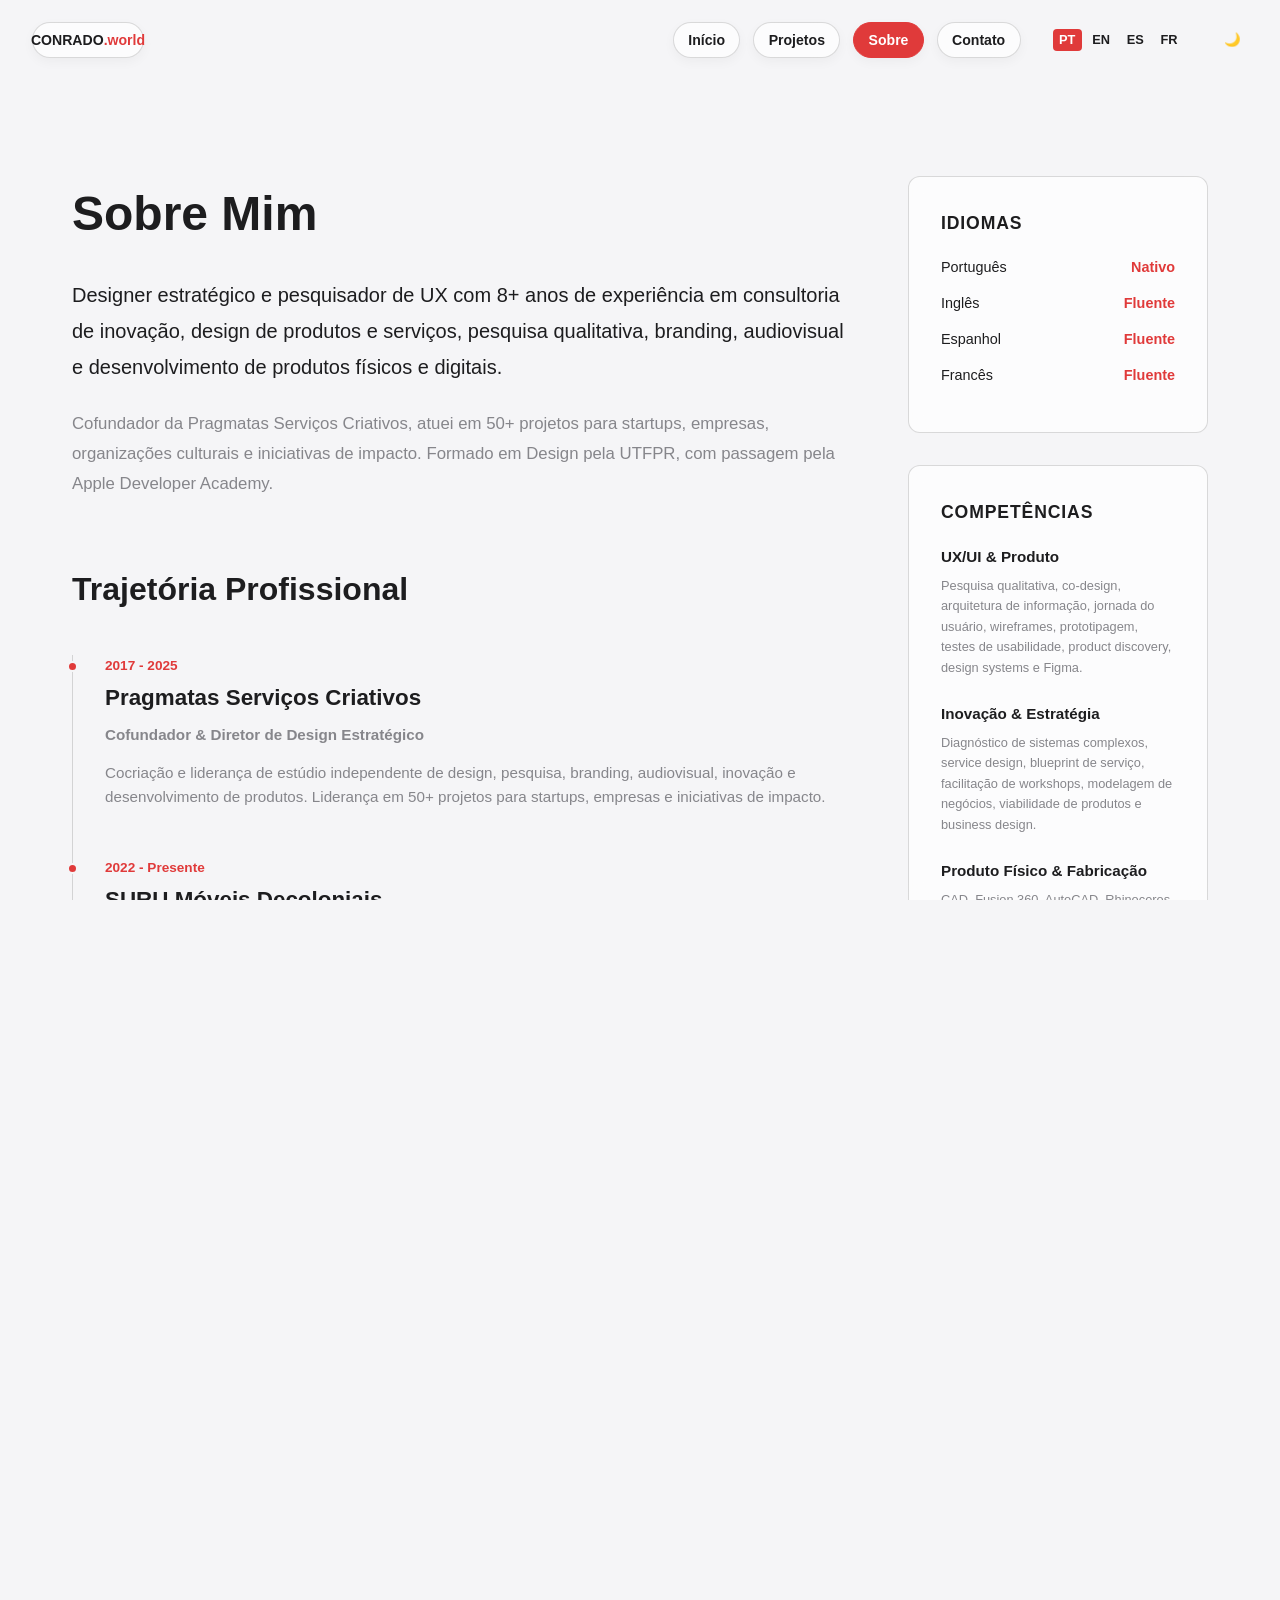
<file: pages/sobre.html>
<!DOCTYPE html>
<html lang="pt">
<head>
  <meta charset="UTF-8">
  <meta name="viewport" content="width=device-width, initial-scale=1.0">
  <title>Sobre mim & Trajetória — João Conrado</title>
  
  <meta name="description" content="Conheça a trajetória de João Conrado: Designer Estratégico, Cofundador da Pragmatas, Apple Developer Academy alumni.">
  <meta property="og:title" content="Sobre João Conrado — Strategic Designer">
  <meta property="og:description" content="8+ anos de experiência em design estratégico, UX research, branding e produtos físicos/digitais.">
  <meta property="og:url" content="https://portfolio-2xddm700w-conrider3000s-projects.vercel.app/sobre">
  <meta property="og:type" content="website">
  <meta name="twitter:card" content="summary_large_image">
  
  <link rel="stylesheet" href="../style.css">
  <style>
    /* Page specific adjustments since it is inside /pages */
    .cv-grid {
      display: grid;
      grid-template-columns: 1fr 300px;
      gap: 4rem;
      max-width: 1200px;
      margin: 4rem auto;
      padding: 0 var(--gutter);
    }
    
    .timeline {
      position: relative;
      padding-left: 2rem;
      border-left: 1px solid var(--border-color);
    }
    
    .timeline-item {
      position: relative;
      margin-bottom: 3rem;
    }
    
    .timeline-item::before {
      content: '';
      position: absolute;
      left: calc(-2rem - 6px);
      top: 6px;
      width: 11px;
      height: 11px;
      border-radius: 50%;
      background-color: var(--accent-color);
      border: 2px solid var(--bg-color);
    }
    
    .timeline-item__date {
      font-family: var(--font-display);
      font-size: 0.85rem;
      font-weight: 700;
      color: var(--accent-color);
      margin-bottom: 0.2rem;
    }
    
    .timeline-item__title {
      font-family: var(--font-serif);
      font-size: 1.4rem;
      font-weight: 600;
      margin-bottom: 0.5rem;
    }
    
    .timeline-item__company {
      font-family: var(--font-sans);
      font-size: 0.95rem;
      font-weight: 600;
      color: var(--text-muted);
      margin-bottom: 0.8rem;
    }
    
    .timeline-item__desc {
      font-size: 0.95rem;
      color: var(--text-muted);
    }

    .sidebar-block {
      border: 1px solid var(--border-color);
      border-radius: 12px;
      padding: 2rem;
      background: var(--glass-bg);
      backdrop-filter: blur(10px);
      margin-bottom: 2rem;
    }

    .sidebar-block h3 {
      font-family: var(--font-display);
      font-size: 1.1rem;
      font-weight: 700;
      text-transform: uppercase;
      letter-spacing: 0.05em;
      margin-bottom: 1.2rem;
    }

    .lang-item {
      display: flex;
      justify-content: space-between;
      margin-bottom: 0.8rem;
      font-size: 0.9rem;
    }
    .lang-item span:first-child {
      font-weight: 500;
    }
    .lang-item span:last-child {
      color: var(--accent-color);
      font-weight: 600;
    }
  </style>
  
  <script src="https://cdnjs.cloudflare.com/ajax/libs/gsap/3.12.2/gsap.min.js"></script>
</head>
<body style="padding-top: calc(var(--header-height) + 2rem);">

  <div class="custom-cursor" id="cursor"></div>

  <!-- Header -->
  <header class="header">
    <a href="../index.html" class="logo">CONRADO<span>.world</span></a>
    
    <nav class="nav">
      <ul class="nav__list">
        <li><a href="../index.html#home" class="nav__link" data-i18n="nav.home">Início</a></li>
        <li><a href="../index.html#projetos" class="nav__link" data-i18n="nav.projects">Projetos</a></li>
        <li><a href="sobre.html" class="nav__link active" data-i18n="nav.about">Sobre</a></li>
        <li><a href="../index.html#contato" class="nav__link" data-i18n="nav.contact">Contato</a></li>
      </ul>
      
      <div class="lang-switcher">
        <button class="lang-btn active" onclick="switchLanguage('pt')">PT</button>
        <button class="lang-btn" onclick="switchLanguage('en')">EN</button>
        <button class="lang-btn" onclick="switchLanguage('es')">ES</button>
        <button class="lang-btn" onclick="switchLanguage('fr')">FR</button>
      </div>

      <button class="theme-toggle" id="theme-toggle-btn">🌙</button>
    </nav>
  </header>

  <!-- Content Grid -->
  <main class="cv-grid">
    
    <!-- Left column: Timelines -->
    <div>
      <section style="margin-bottom: 4rem;">
        <h1 style="font-family: var(--font-serif); font-size: 3rem; margin-bottom: 1.5rem;" data-i18n="about.title">Sobre Mim</h1>
        <p style="font-size: 1.25rem; font-family: var(--font-serif); line-height: 1.8; margin-bottom: 1.5rem;" data-i18n="about.paragraph1"></p>
        <p style="font-size: 1.05rem; color: var(--text-muted); line-height: 1.8;" data-i18n="about.paragraph2"></p>
      </section>

      <!-- Work Experiences -->
      <section style="margin-bottom: 4rem;">
        <h2 style="font-family: var(--font-serif); font-size: 2rem; margin-bottom: 2.5rem;" data-i18n="cv.title">Trajetória Profissional</h2>
        
        <div class="timeline">
          
          <div class="timeline-item">
            <div class="timeline-item__date">2017 - 2025</div>
            <h3 class="timeline-item__title">Pragmatas Serviços Criativos</h3>
            <div class="timeline-item__company" data-i18n="cv.pragmatas.role">Cofundador & Diretor de Design Estratégico</div>
            <p class="timeline-item__desc" data-i18n="cv.pragmatas.desc">Cocriação e liderança de estúdio independente de design...</p>
          </div>
          
          <div class="timeline-item">
            <div class="timeline-item__date">2022 - Presente</div>
            <h3 class="timeline-item__title">SURU Móveis Decoloniais</h3>
            <div class="timeline-item__company" data-i18n="cv.suru.role">Criador, Designer de Produto & Pesquisador</div>
            <p class="timeline-item__desc" data-i18n="cv.suru.desc">Sistema modular de mobiliário baseado em recombinação...</p>
          </div>

          <div class="timeline-item">
            <div class="timeline-item__date">2024</div>
            <h3 class="timeline-item__title">De Olho na Guanabara</h3>
            <div class="timeline-item__company" data-i18n="cv.guanabara.role">Lead Web Designer & Consultor de UX/UI</div>
            <p class="timeline-item__desc" data-i18n="cv.guanabara.desc">Desenvolvimento do website oficial e consultoria de UX...</p>
          </div>

          <div class="timeline-item">
            <div class="timeline-item__date">2019 - 2020</div>
            <h3 class="timeline-item__title">Apple Developer Academy - PUCPR</h3>
            <div class="timeline-item__company" data-i18n="cv.academy.role">Product Designer, UX/UI & Business Designer</div>
            <p class="timeline-item__desc" data-i18n="cv.academy.desc">Apple Developer Academy - PUCPR. Desenvolvimento de produtos digitais...</p>
          </div>

        </div>
      </section>

      <!-- Education & Academics -->
      <section>
        <h2 style="font-family: var(--font-serif); font-size: 2rem; margin-bottom: 2.5rem;">Formação & Pesquisa</h2>
        
        <div class="timeline">
          <div class="timeline-item">
            <div class="timeline-item__date">2015.2 - 2025</div>
            <h3 class="timeline-item__title">Bacharelado em Design Industrial e Visual</h3>
            <div class="timeline-item__company">UTFPR</div>
            <p class="timeline-item__desc">TCC em sistema modular recombinante de mobiliário, fabricação distribuída e autonomia produtiva.</p>
          </div>

          <div class="timeline-item">
            <div class="timeline-item__date">2021</div>
            <h3 class="timeline-item__title">Filme Etnográfico</h3>
            <div class="timeline-item__company">Academia Internacional de Cinema - AIC Curitiba</div>
            <p class="timeline-item__desc">Documentário, observação participante, narrativa audiovisual e ética de campo.</p>
          </div>

          <div class="timeline-item">
            <div class="timeline-item__date">2017 - 2018</div>
            <h3 class="timeline-item__title">Iniciação Científica em Biomateriais</h3>
            <div class="timeline-item__company">UTFPR / CNPq</div>
            <p class="timeline-item__desc">Materiais compósitos sustentáveis, poliuretano de mamona, fibras do bagaço de cana-de-açúcar.</p>
          </div>
        </div>
      </section>
    </div>
    
    <!-- Right Column: Sidebar Stats & Languages -->
    <div>
      <div class="sidebar-block">
        <h3 data-i18n="stats.languages">Idiomas</h3>
        <div class="lang-item">
          <span>Português</span>
          <span>Nativo</span>
        </div>
        <div class="lang-item">
          <span>Inglês</span>
          <span>Fluente</span>
        </div>
        <div class="lang-item">
          <span>Espanhol</span>
          <span>Fluente</span>
        </div>
        <div class="lang-item">
          <span>Francês</span>
          <span>Fluente</span>
        </div>
      </div>

      <div class="sidebar-block">
        <h3 data-i18n="skills.title">Competências</h3>
        <div style="margin-bottom: 1.5rem;">
          <h4 style="font-size: 0.95rem; margin-bottom: 0.4rem;" data-i18n="skills.ux">UX/UI & Produto</h4>
          <p style="font-size: 0.8rem; color: var(--text-muted);" data-i18n="skills.ux.list">Figma, UX Research...</p>
        </div>
        <div style="margin-bottom: 1.5rem;">
          <h4 style="font-size: 0.95rem; margin-bottom: 0.4rem;" data-i18n="skills.strategy">Inovação & Estratégia</h4>
          <p style="font-size: 0.8rem; color: var(--text-muted);" data-i18n="skills.strategy.list">Systems thinking, workshops...</p>
        </div>
        <div>
          <h4 style="font-size: 0.95rem; margin-bottom: 0.4rem;" data-i18n="skills.physical">Produto Físico</h4>
          <p style="font-size: 0.8rem; color: var(--text-muted);" data-i18n="skills.physical.list">CAD, CNC, Fusion 360...</p>
        </div>
      </div>
    </div>

  </main>

  <script src="../translations.js"></script>
  <script src="../js/shared.js"></script>
</body>
</html>
</file>
<file: style.css>
/* ==========================================================================
   DESIGN SYSTEM & VARIABLES (Conrado's Portfolio)
   ========================================================================== */
@import url('https://fonts.googleapis.com/css2?family=Inter:wght@300;400;500;600;700&family=Playfair+Display:ital,wght@0,400;0,600;0,700;1,400&family=Outfit:wght@300;400;500;600;700&display=swap');

:root {
  /* Apple HIG Colors (Light Mode) */
  --bg-color: #f5f5f7;              /* Apple light gray background */
  --bg-dark-color: #000000;         /* Apple True Black */
  --text-color: #1d1d1f;            /* Apple primary dark text */
  --text-muted: #86868b;            /* Apple secondary gray text */
  --accent-color: #e03a3a;          /* Rich Red-Coral */
  --accent-dark: #c52b2b;           /* Darker Rich Red-Coral */
  --border-color: rgba(0, 0, 0, 0.14); /* Thin border */
  --glass-bg: rgba(255, 255, 255, 0.7); /* Apple SystemMaterial */
  --glass-border: rgba(0, 0, 0, 0.14);
  --card-shadow: 0 10px 35px rgba(0, 0, 0, 0.04);
  
  /* Apple HIG Typography (SF Pro style stacks) */
  --font-serif: -apple-system, BlinkMacSystemFont, "SF Pro Display", "SF Pro Icons", "Helvetica Neue", Helvetica, Arial, sans-serif;
  --font-sans: -apple-system, BlinkMacSystemFont, "SF Pro Text", "Helvetica Neue", Helvetica, Arial, sans-serif;
  --font-display: -apple-system, BlinkMacSystemFont, "SF Pro Display", "SF Pro Icons", "Helvetica Neue", Helvetica, Arial, sans-serif;
  
  /* Layout */
  --gutter: 2rem;
  --header-height: 80px;
  
  /* Apple-style spring animations */
  --transition-smooth: all 0.6s cubic-bezier(0.16, 1, 0.3, 1);
  --transition-fast: all 0.2s cubic-bezier(0.15, 1, 0.3, 1);
}

[data-theme="dark"] {
  /* Apple HIG Colors (Dark Mode) */
  --bg-color: #000000;              /* macOS True Black */
  --text-color: #f5f5f7;            /* Apple light gray text */
  --text-muted: #86868b;            /* Apple secondary text */
  --border-color: rgba(255, 255, 255, 0.12);
  --glass-bg: rgba(28, 28, 30, 0.75); /* macOS systemMaterialDark */
  --glass-border: rgba(255, 255, 255, 0.12);
  --card-shadow: 0 20px 40px rgba(0, 0, 0, 0.5);
  --accent-color: #e03a3a;          /* Rich Red-Coral Dark Mode */
  --accent-dark: #f05252;
}

/* ==========================================================================
   RESET & BASE STYLES
   ========================================================================== */
*, *::before, *::after {
  box-sizing: border-box;
  margin: 0;
  padding: 0;
}

html, body {
  width: 100%;
  height: 100vh;
  overflow: hidden; /* Lock viewport! No vertical scroll */
  font-size: 16px;
  -webkit-font-smoothing: antialiased;
  user-select: none;
  -webkit-user-select: none;
  -moz-user-select: none;
  -ms-user-select: none;
}

body {
  background-color: var(--bg-color);
  color: var(--text-color);
  font-family: var(--font-sans);
  line-height: 1.6;
  transition: background-color 0.8s var(--transition-smooth), color 0.8s var(--transition-smooth);
  pointer-events: none; /* Block interactions during loading and entry animation */
}

a, button {
  cursor: pointer;
  font-family: inherit;
}

input, textarea, select, [contenteditable="true"] {
  user-select: text;
  -webkit-user-select: text;
  -moz-user-select: text;
  -ms-user-select: text;
}

/* ==========================================================================
   PARTICLES CANVAS
   ========================================================================== */
#particles-canvas {
  position: fixed;
  top: 0;
  left: 0;
  width: 100%;
  height: 100%;
  pointer-events: none;
  z-index: 2;
}

/* ==========================================================================
   CUSTOM CURSOR & MAGNIFIER LENS
   ========================================================================== */
body {
  cursor: none;
}
body * {
  cursor: none !important;
}

.custom-cursor {
  position: fixed;
  width: 20px;
  height: 20px;
  pointer-events: none;
  z-index: 99999;
  transform: translate(-50%, -50%);
  display: flex;
  align-items: center;
  justify-content: center;
  transition: width 0.2s ease, height 0.2s ease;
}

.custom-cursor .cursor-icon {
  width: 18px;
  height: 18px;
  color: var(--text-color);
  opacity: 0.7;
  position: relative;
  z-index: 2;
  transition: width 0.2s ease, height 0.2s ease, opacity 0.2s ease;
}

.custom-cursor .cursor-ring {
  display: none;
}

.custom-cursor.hovered, .custom-cursor.card-hover {
  width: 28px;
  height: 28px;
}
.custom-cursor.hovered .cursor-icon, .custom-cursor.card-hover .cursor-icon {
  width: 26px;
  height: 26px;
  color: var(--accent-color);
  opacity: 1;
}

.custom-cursor.project-hover .cursor-icon {
  display: none;
}
.custom-cursor.project-hover::after {
  content: '📷';
  font-size: 18px;
}

.custom-cursor.lightbox-active .cursor-icon {
  display: block !important;
  color: var(--accent-color) !important;
  opacity: 1 !important;
}
.custom-cursor.lightbox-active::after {
  display: none !important;
}

@keyframes cursor-pulse {
  0%, 100% { transform: scale(1) rotate(0deg); }
  50% { transform: scale(1.08) rotate(8deg); }
}

/* ==========================================================================
   LOADER (INTRO ANIMATION)
   ========================================================================== */
.site-loader {
  position: fixed;
  top: 0;
  left: 0;
  width: 100%;
  height: 100%;
  background-color: var(--bg-dark-color);
  z-index: 11000;
  display: flex;
  align-items: center;
  justify-content: center;
}

.site-loader__content {
  display: none;
}

.site-loader__word {
  display: none;
}

.site-loader__progress {
  display: none;
}

.site-loader__percent {
  display: none;
}

.site-loader__bar {
  display: none;
}

.site-loader__bar-fill {
  display: none;
}

/* Geometric Loader Animation */
.loader-geo {
  width: 270px;
  height: 270px;
}

.loader-container {
  display: flex;
  flex-direction: column;
  align-items: center;
  gap: 1.5rem;
}

.loader-bar-container {
  display: none;
  width: 140px;
  height: 3px;
  background-color: rgba(255, 255, 255, 0.15);
  border-radius: 2px;
  overflow: hidden;
  position: relative;
}

.loader-bar-fill {
  width: 0%;
  height: 100%;
  background-color: #ffffff;
  border-radius: 2px;
}

.geo-point {
  fill: #ffffff;
}

.geo-line {
  stroke: rgba(255, 255, 255, 0.3);
  stroke-width: 1.5;
  stroke-linecap: round;
}

/* ==========================================================================
   HEADER & NAVIGATION
   ========================================================================== */
.header {
  position: fixed;
  top: 0;
  left: 0;
  width: 100%;
  height: var(--header-height);
  padding: 0 var(--gutter);
  display: flex;
  justify-content: space-between;
  align-items: center;
  z-index: 900;
  pointer-events: none;
}

.logo {
  font-family: var(--font-sans);
  font-weight: 700;
  font-size: 0.88rem;
  text-decoration: none;
  color: var(--text-color);
  letter-spacing: normal;
  pointer-events: auto;
  background-color: var(--glass-bg);
  border: 1px solid var(--glass-border);
  backdrop-filter: blur(12px);
  -webkit-backdrop-filter: blur(12px);
  box-shadow: 0 4px 12px rgba(0, 0, 0, 0.04);
  padding: 0.35rem 0.9rem;
  border-radius: 30px;
  transition: all 0.3s cubic-bezier(0.16, 1, 0.3, 1);
  display: inline-flex;
  align-items: center;
  justify-content: center;
  width: 112px;
  box-sizing: border-box;
}

.logo:hover {
  transform: translateY(-1px) scale(1.03);
  box-shadow: 0 6px 16px rgba(0, 0, 0, 0.08);
  background-color: rgba(255, 255, 255, 0.95);
}

[data-theme="dark"] .logo:hover {
  background-color: rgba(44, 44, 46, 0.95);
}

.logo span {
  color: var(--accent-color);
}

.header-left {
  display: flex;
  align-items: center;
  gap: 0.8rem;
  pointer-events: auto;
}

.nav {
  display: flex;
  align-items: center;
  gap: 2rem;
  pointer-events: auto;
}

.nav__list {
  display: flex;
  list-style: none;
  gap: 0.8rem;
}

.nav__link {
  font-family: var(--font-sans);
  font-size: 0.88rem;
  font-weight: 700;
  letter-spacing: normal;
  text-decoration: none;
  color: var(--text-color);
  background-color: var(--glass-bg);
  border: 1px solid var(--glass-border);
  backdrop-filter: blur(12px);
  -webkit-backdrop-filter: blur(12px);
  box-shadow: 0 4px 12px rgba(0, 0, 0, 0.04);
  padding: 0.35rem 0.9rem;
  border-radius: 30px;
  transition: all 0.3s cubic-bezier(0.16, 1, 0.3, 1);
  display: inline-flex;
  align-items: center;
  justify-content: center;
}

.nav__link:hover {
  background-color: var(--text-color);
  color: var(--bg-color);
  border-color: var(--text-color);
  transform: translateY(-1px);
  box-shadow: 0 6px 16px rgba(0, 0, 0, 0.08);
}

.nav__link.active {
  background-color: var(--accent-color);
  color: #ffffff;
  border-color: var(--accent-color);
}

.nav__link.active:hover {
  background-color: var(--accent-dark);
  border-color: var(--accent-dark);
  color: #ffffff;
  transform: translateY(-1px);
}

.lang-switcher {
  display: flex;
  gap: 0.25rem;
}

.lang-btn {
  font-family: var(--font-sans);
  letter-spacing: normal;
  background: none;
  border: none;
  color: var(--text-color);
  font-size: 0.8rem;
  font-weight: 700;
  padding: 0.2rem 0.4rem;
  border-radius: 4px;
  transition: var(--transition-fast);
}

.lang-btn:hover:not(.active) {
  color: var(--accent-color);
}

.lang-btn.active {
  color: #fff;
  background-color: var(--accent-color);
}

.theme-toggle {
  background: none;
  border: none;
  width: 32px;
  height: 32px;
  border-radius: 50%;
  display: flex;
  align-items: center;
  justify-content: center;
  transition: background-color 0.3s ease, color 0.3s ease;
}

/* ==========================================================================
   VIEWPORTS & CONTAINER SWITCHER
   ========================================================================== */
.main-viewport {
  position: relative;
  width: 100%;
  height: 100vh;
  z-index: 5;
}

.view-container {
  position: absolute;
  top: 0;
  left: 0;
  width: 100%;
  height: 100%;
  display: flex;
  align-items: center;
  justify-content: center;
  opacity: 0;
  pointer-events: none;
  transition: opacity 0.8s var(--transition-smooth);
  transform-style: preserve-3d;
}

.view-container.active {
  opacity: 1;
  pointer-events: auto;
}

/* Selector buttons for visual styles */
.visualizer-select {
  position: fixed;
  bottom: 2.5rem;
  left: 50%;
  transform: translateX(-50%);
  display: none !important;
  gap: 0.5rem;
  padding: 0.35rem;
  background-color: var(--glass-bg);
  border: 1px solid var(--glass-border);
  border-radius: 30px;
  backdrop-filter: blur(15px);
  -webkit-backdrop-filter: blur(15px);
  box-shadow: var(--card-shadow);
  z-index: 800;
}

.vis-btn {
  background: none;
  border: none;
  font-family: var(--font-sans);
  font-size: 0.8rem;
  font-weight: 600;
  padding: 0.6rem 1.2rem;
  border-radius: 20px;
  color: var(--text-muted);
  transition: var(--transition-fast);
}

.vis-btn.active {
  background-color: var(--text-color);
  color: var(--bg-color);
}

/* ==========================================================================
   ORBIT / PERSPECTIVE SPACE
   ========================================================================== */
.orbit-space {
  position: relative;
  width: 100%;
  height: 100%;
  display: flex;
  align-items: center;
  justify-content: center;
  perspective: 1200px;
  overflow: hidden;
  transform-style: preserve-3d;
}

.orbit-center {
  font-family: var(--font-serif);
  font-size: clamp(1.2rem, 3.2vw, 2.2rem);
  font-weight: 700;
  color: var(--text-color);
  text-align: center;
  pointer-events: auto;
  cursor: pointer;
  letter-spacing: -0.02em;
  opacity: 0.95;
  user-select: none;
  -webkit-user-select: none;
  z-index: 155; /* Midpoint of card range 110-200 */
  transform: translateY(-25px) translateZ(120px);
  transform-style: preserve-3d;
  transition: transform 0.1s ease;
}

/* ---- Earth Globe Canvas ---- */
#earth-globe {
  position: absolute;
  top: 50%;
  left: 50%;
  transform: translate(-50%, -50%) translateY(-25px) translateZ(120px) scale(0);
  width: 300px;
  height: 300px;
  display: none;
  opacity: 0;
  pointer-events: none;
  cursor: grab;
  z-index: 155; /* Midpoint of card range 110-200 */
  filter: drop-shadow(0 20px 40px rgba(0, 0, 0, 0.55));
  outline: none;
  -webkit-tap-highlight-color: transparent;
  will-change: transform, opacity;
}

#earth-globe:active {
  cursor: grabbing;
}

#earth-globe.globe-active {
  pointer-events: auto;
}

/* ---- Earth Globe Info Button & Popover ---- */
.globe-info-container {
  position: absolute;
  top: calc(50% - 25px + 95px);
  left: calc(50% + 115px);
  transform: translate(-50%, -50%) translateZ(130px);
  z-index: 1008;
  opacity: 0;
  pointer-events: none;
  transition: opacity 0.4s cubic-bezier(0.16, 1, 0.3, 1), transform 0.4s cubic-bezier(0.16, 1, 0.3, 1);
}

.globe-info-container.active {
  opacity: 1;
  pointer-events: auto;
}

.globe-info-btn {
  width: 22px;
  height: 22px;
  border-radius: 50%;
  border: 1px solid var(--glass-border);
  background: var(--glass-bg);
  backdrop-filter: blur(10px);
  -webkit-backdrop-filter: blur(10px);
  color: var(--text-color);
  font-family: var(--font-serif);
  font-style: italic;
  font-weight: 700;
  font-size: 12px;
  display: flex;
  align-items: center;
  justify-content: center;
  cursor: pointer;
  box-shadow: 0 4px 12px rgba(0, 0, 0, 0.15);
  transition: background-color 0.3s, border-color 0.3s, transform 0.2s, box-shadow 0.3s;
  padding: 0;
  line-height: 1;
  outline: none;
}

.globe-info-btn:hover {
  background: var(--text-color);
  color: var(--bg-color);
  border-color: var(--text-color);
  transform: scale(1.1);
  box-shadow: 0 6px 16px rgba(0, 0, 0, 0.25);
}

.globe-info-btn:active {
  transform: scale(0.95);
}

.globe-info-popover {
  position: absolute;
  top: -95px;
  left: 45px;
  width: 260px;
  padding: 1.2rem;
  border-radius: 16px;
  background: var(--glass-bg);
  border: 1px solid var(--glass-border);
  backdrop-filter: blur(25px) saturate(140%);
  -webkit-backdrop-filter: blur(25px) saturate(140%);
  box-shadow: 0 12px 40px rgba(0, 0, 0, 0.3);
  opacity: 0;
  pointer-events: none;
  transform: translateY(-50%) translateX(10px) scale(0.92);
  transform-origin: left center;
  transition: opacity 0.3s cubic-bezier(0.16, 1, 0.3, 1), transform 0.3s cubic-bezier(0.16, 1, 0.3, 1);
  z-index: 1010;
}

.globe-info-popover.open {
  opacity: 1;
  pointer-events: auto;
  transform: translateY(-50%) translateX(0) scale(1);
}

.globe-info-popover-close {
  position: absolute;
  top: 10px;
  right: 12px;
  background: none;
  border: none;
  color: var(--text-color);
  opacity: 0.5;
  font-size: 18px;
  cursor: pointer;
  padding: 0;
  line-height: 1;
  transition: opacity 0.2s, transform 0.2s;
  outline: none;
}

.globe-info-popover-close:hover {
  opacity: 0.9;
  transform: scale(1.1);
}

.globe-info-popover h4 {
  font-family: var(--font-sans);
  font-size: 0.9rem;
  font-weight: 600;
  margin: 0 0 0.5rem 0;
  color: var(--text-color);
  letter-spacing: 0.03em;
  text-transform: uppercase;
}

.globe-info-popover p {
  font-family: var(--font-sans);
  font-size: 0.78rem;
  line-height: 1.45;
  margin: 0;
  color: var(--text-color);
  opacity: 0.8;
}


/* Back buttons inside views */
.psicromia-back-btn, .cascade-back-btn {
  position: fixed;
  top: 4.5rem;
  left: 2rem;
  background-color: var(--glass-bg);
  border: 1px solid var(--glass-border);
  backdrop-filter: blur(25px) saturate(140%);
  -webkit-backdrop-filter: blur(25px) saturate(140%);
  padding: 0.5rem 0.85rem; 
  border-radius: 40px;
  font-family: var(--font-sans);
  font-size: 0.8rem;
  font-weight: 500;
  color: var(--text-color);
  box-shadow: 0 4px 12px rgba(0, 0, 0, 0.05);
  z-index: 1010;
  transition: var(--transition-fast);
}

.psicromia-back-btn:hover, .cascade-back-btn:hover {
  background-color: var(--text-color);
  color: var(--bg-color);
  transform: translateY(-2px);
}

.cascade-back-btn {
  opacity: 0;
  pointer-events: none;
}

.orbit-ring {
  position: absolute;
  width: 100%;
  height: 100%;
  top: 0;
  left: 0;
  transform-style: preserve-3d;
  pointer-events: none;
}

/* Morph-card background cover adjustment (removed heavy blur filter) */
.morph-card__blur-bg {
  display: none !important;
}

.morph-card img {
  position: relative;
  width: 100%;
  height: 100%;
  object-fit: cover;
  z-index: 2;
  transition: transform 0.6s ease;
}

/* PSICROMIA / PROJECT DETAIL GALLERY (View 3) */
.psicromia-space {
  width: 100%;
  height: 100%;
  display: flex;
  flex-direction: row;
  align-items: center;
  padding: 0 60px;
  box-sizing: border-box;
}

/* Editorial Project Detail Header */
.project-detail-header {
  flex-shrink: 0;
  width: 380px;
  padding: 20px 40px 20px 0;
  box-sizing: border-box;
  align-self: center;
}

.project-detail-header__meta {
  display: flex;
  gap: 12px;
  font-size: 0.8rem;
  font-weight: 600;
  text-transform: uppercase;
  letter-spacing: 0.08em;
  color: var(--accent-color);
  margin-bottom: 8px;
}

.project-detail-header__title {
  font-family: var(--font-serif);
  font-size: 2.8rem;
  font-weight: 700;
  line-height: 1.15;
  color: var(--text-color);
  margin-bottom: 12px;
}

.project-detail-header__desc {
  font-size: 1rem;
  line-height: 1.5;
  color: var(--text-muted);
  margin: 0;
}

.psicromia-track {
  display: flex;
  flex-direction: row;
  align-items: center;
  gap: 24px;
  flex: 1;
  overflow-x: scroll;
  overflow-y: hidden;
  box-sizing: border-box;
  scrollbar-width: thin;
  scrollbar-color: rgba(134, 134, 139, 0.3) transparent;
  padding: 0 4px;
  height: 55vh;
  max-height: 500px;
  min-height: 280px;
}

.psicromia-track::-webkit-scrollbar {
  height: 6px;
}
.psicromia-track::-webkit-scrollbar-track {
  background: transparent;
}
.psicromia-track::-webkit-scrollbar-thumb {
  background: rgba(134, 134, 139, 0.3);
  border-radius: 4px;
}

/* Gallery Cards */
.mosaic-card {
  position: relative;
  height: 100%;
  width: auto;
  flex-shrink: 0;
  cursor: pointer;
  transition: transform 0.4s cubic-bezier(0.16, 1, 0.3, 1);
  line-height: 0;
  background: transparent;
  border-radius: 10px;
}

.mosaic-card:hover {
  transform: scale(1.02);
}

.mosaic-card img, .mosaic-card video, .mosaic-card iframe {
  height: 100%;
  width: auto;
  max-width: none;
  object-fit: contain;
  display: block;
  min-height: 200px;
  border-radius: 10px;
  box-shadow: 0 8px 25px rgba(0, 0, 0, 0.06);
  transition: box-shadow 0.3s ease;
}

body[data-theme="dark"] .mosaic-card img, body[data-theme="dark"] .mosaic-card video, body[data-theme="dark"] .mosaic-card iframe {
  box-shadow: 0 8px 25px rgba(0, 0, 0, 0.35);
}

.mosaic-card:hover img, .mosaic-card:hover video, .mosaic-card:hover iframe {
  box-shadow: 0 15px 35px rgba(0, 0, 0, 0.12);
}

body[data-theme="dark"] .mosaic-card:hover img, body[data-theme="dark"] .mosaic-card:hover video, body[data-theme="dark"] .mosaic-card:hover iframe {
  box-shadow: 0 15px 35px rgba(0, 0, 0, 0.5);
}

/* Gallery Banner Styles */
.gallery-banner {
  position: absolute;
  bottom: 0;
  left: 0;
  width: 100%;
  display: flex;
  flex-direction: column;
  align-items: center;
  gap: 20px;
  padding: 20px 60px 40px;
  box-sizing: border-box;
  pointer-events: none;
  z-index: 5;
}

.gallery-banner img {
  width: 100%;
  height: auto;
  max-height: 40vh;
  object-fit: contain;
  border-radius: 12px;
  box-shadow: 0 8px 25px rgba(0, 0, 0, 0.06);
  pointer-events: auto;
}

/* Lightbox Styles */
.lightbox-overlay {
  position: fixed;
  top: 0;
  left: 0;
  width: 100vw;
  height: 100vh;
  background-color: rgba(0, 0, 0, 0.88);
  backdrop-filter: blur(20px);
  z-index: 10000;
  display: flex;
  align-items: center;
  justify-content: center;
  opacity: 0;
  pointer-events: none;
  transition: opacity 0.4s cubic-bezier(0.16, 1, 0.3, 1);
}

.lightbox-overlay.active {
  opacity: 1;
  pointer-events: auto;
}

.lightbox-content {
  max-width: 90%;
  max-height: 85%;
  display: flex;
  align-items: center;
  justify-content: center;
}

.lightbox-content img, .lightbox-content video, .lightbox-content iframe {
  max-width: 100%;
  max-height: 85vh;
  object-fit: contain;
  border-radius: 12px;
  box-shadow: 0 20px 50px rgba(0, 0, 0, 0.5);
  border: 1px solid rgba(255, 255, 255, 0.1);
}

.lightbox-content iframe {
  width: 80vw;
  height: auto;
  aspect-ratio: 16/9;
}

.lightbox-close {
  position: absolute;
  top: 30px;
  right: 40px;
  background: rgba(255, 255, 255, 0.08);
  border: 1px solid rgba(255, 255, 255, 0.12);
  color: #ffffff;
  font-size: 2rem;
  width: 50px;
  height: 50px;
  border-radius: 50%;
  cursor: pointer;
  display: flex;
  align-items: center;
  justify-content: center;
  transition: background 0.3s, transform 0.3s;
  backdrop-filter: blur(5px);
  z-index: 10001;
}

.lightbox-close:hover {
  background: rgba(255, 255, 255, 0.2);
  transform: scale(1.08);
}

/* Responsive Grid overrides for Mobile & Tablet */
@media (max-width: 992px) {
  .project-info-panel {
    width: 320px;
    left: calc(50% + 45px);
  }
}

@media (max-width: 768px) {
  .psicromia-space {
    flex-direction: column;
  align-items: center;
    padding: 100px 16px 60px 16px;
    gap: 16px;
  }
  .project-detail-header {
    width: 100%;
    max-width: 100%;
    padding: 10px 0;
    margin-bottom: 0;
  }
  .project-detail-header__title {
    font-size: 1.8rem;
  }
  .psicromia-track {
    height: 40vh;
    min-height: 200px;
    gap: 10px;
    flex: none;
    width: 100%;
  }
  .gallery-banner {
    padding: 10px 16px 30px;
  }
  .gallery-banner img {
    max-height: 25vh;
  }
}

/* ==========================================================================
   MAPPING UNIFIED CARDS (.morph-card)
   ========================================================================== */
.morph-card {
  position: absolute;
  width: 360px;
  height: 240px;
  left: 50%;
  top: 50%;
  margin-left: -180px;
  margin-top: -120px;
  background-color: var(--glass-bg);
  border: 1px solid var(--glass-border);
  border-radius: 14px;
  box-shadow: var(--card-shadow);
  overflow: hidden;
  transform-origin: center center;
  user-select: none;
  transform-style: preserve-3d;
  will-change: transform, opacity;
  pointer-events: auto;
}

.morph-card img {
  position: relative;
  width: 100%;
  height: 100%;
  object-fit: cover;
  pointer-events: none;
  z-index: 2;
  transition: transform 0.6s ease;
}

/* hover border handled by JS in Orbit mode */

/* Circle mode: crops orbit cards into circles */
body.circle-mode .morph-card {
  border-radius: 50%;
  width: 160px;
  height: 160px;
  margin-left: -80px;
  margin-top: -80px;
}

body.circle-mode .morph-card img {
  object-fit: cover;
  height: 100%;
}

body.circle-mode .morph-card:hover {
  border-color: var(--accent-color);
}

/* Metadata Overlay for Active Cascade Cards */
.morph-card__info {
  display: none !important;
}

/* ==========================================================================
   PROJECT INFO PANEL (MOMENT 2 - CASCADE 3D)
   ========================================================================== */
.project-info-panel {
  position: fixed;
  left: 75%;
  top: 50%;
  transform: translate(-50%, -50%);
  width: 380px;
  z-index: 850;
  pointer-events: auto;
  display: flex;
  flex-direction: column;
  box-sizing: border-box;
}

.info-panel-more-btn {
  background: none;
  color: var(--accent-color);
  border: none;
  padding: 0;
  font-family: var(--font-sans);
  font-size: 0.85rem;
  font-weight: 600;
  cursor: pointer;
  display: inline-flex;
  align-items: center;
  gap: 6px;
  transition: opacity 0.3s ease;
  margin-top: 0.2rem;
}

.info-panel-more-btn:hover {
  opacity: 0.7;
}

.project-info-panel__meta {
  display: flex;
  align-items: center;
  gap: 0.6rem;
  margin: 0 0 0.5rem 0;
  font-family: var(--font-display);
  font-size: 0.75rem;
  font-weight: 500;
  text-transform: uppercase;
  letter-spacing: 0.05em;
  color: var(--text-muted);
}

.project-info-panel__year {
  font-weight: 600;
  color: var(--accent-color);
}

.project-info-panel__tags {
  color: var(--text-muted);
  opacity: 0.7;
}

.project-info-panel__title {
  font-family: var(--font-serif);
  font-size: 1.8rem;
  font-weight: 700;
  line-height: 1.2;
  color: var(--text-color);
  margin: 0 0 0.3rem 0;
}

.project-info-panel__subtitle {
  font-family: var(--font-display);
  font-size: 1rem;
  font-weight: 500;
  color: var(--accent-color);
  margin: 0 0 0.5rem 0;
  letter-spacing: 0.01em;
}

.project-info-panel__divider {
  display: none;
}

.project-info-panel__desc {
  font-family: var(--font-sans);
  font-size: 0.9rem;
  line-height: 1.5;
  color: var(--text-muted);
  margin: 0 0 0.8rem 0;
}

.morph-card__title {
  font-family: var(--font-serif);
  font-size: 1.6rem;
  margin-bottom: 0.3rem;
  font-weight: 600;
}

.morph-card__desc {
  font-size: 0.8rem;
  opacity: 0.8;
  line-height: 1.4;
}

/* ==========================================================================
   SLIDING GLASS PANELS (Sobre / Contato)
   ========================================================================== */
.panel-overlay {
  position: fixed;
  top: 0;
  left: 0;
  width: 100%;
  height: 100%;
  background-color: rgba(0, 0, 0, 0.25);
  z-index: 1000;
  opacity: 0;
  pointer-events: none;
  transition: opacity 0.6s ease;
  backdrop-filter: blur(5px);
}

.panel-overlay.active {
  opacity: 1;
  pointer-events: auto;
}

/* Slide out CV panel */
.panel-sobre {
  position: fixed;
  top: 0;
  left: -600px;
  width: 550px;
  height: 100%;
  background-color: var(--glass-bg);
  border-right: 1px solid var(--border-color);
  backdrop-filter: blur(30px) saturate(190%);
  -webkit-backdrop-filter: blur(30px) saturate(190%);
  box-shadow: 20px 0 80px rgba(0, 0, 0, 0.05);
  z-index: 1005;
  padding: 6rem 3rem 4rem;
  display: flex;
  flex-direction: column;
  overflow-y: auto;
  transition: transform 0.8s cubic-bezier(0.16, 1, 0.3, 1);
  --text-muted: #48484a; /* High-contrast charcoal for light mode */
}

[data-theme="dark"] .panel-sobre {
  --text-color: #ffffff;
  --text-muted: rgba(255, 255, 255, 0.75); /* Off-white for supreme readability */
}

.panel-sobre.active {
  transform: translateX(600px);
}

/* Scrollbar inside the Panel */
.panel-sobre::-webkit-scrollbar {
  width: 4px;
}
.panel-sobre::-webkit-scrollbar-thumb {
  background: var(--accent-color);
  border-radius: 2px;
}

.panel-close {
  position: absolute;
  top: 2rem;
  right: 2rem;
  background: none;
  border: none;
  font-family: var(--font-display);
  font-size: 0.8rem;
  font-weight: 700;
  letter-spacing: 0.1em;
  text-transform: uppercase;
  color: var(--text-color);
}

#panel-sobre .panel-close {
  left: 3rem;
  right: auto;
}

#panel-contato .panel-close {
  left: 2rem;
  right: auto;
}

/* Modal Contact panel */
.panel-contato {
  position: fixed;
  top: 50%;
  left: 50%;
  transform: translate(-50%, -40%);
  width: 500px;
  background-color: var(--glass-bg);
  border: 1px solid var(--glass-border);
  backdrop-filter: blur(30px) saturate(190%);
  -webkit-backdrop-filter: blur(30px) saturate(190%);
  box-shadow: var(--card-shadow);
  border-radius: 20px;
  z-index: 1005;
  padding: 3.5rem;
  opacity: 0;
  pointer-events: none;
  transition: transform 0.6s cubic-bezier(0.16, 1, 0.3, 1), opacity 0.6s ease;
}

.panel-contato.active {
  transform: translate(-50%, -50%);
  opacity: 1;
  pointer-events: auto;
}

.input-field {
  width: 100%;
  padding: 0.8rem 1rem;
  background: rgba(255, 255, 255, 0.06);
  border: 1px solid var(--border-color);
  color: var(--text-color);
  font-family: var(--font-sans);
  border-radius: 10px;
  margin-bottom: 1rem;
  transition: var(--transition-fast);
}

.input-field:focus {
  outline: none;
  border-color: var(--accent-color);
  background: rgba(255, 255, 255, 0.1);
  box-shadow: 0 0 0 3px rgba(0, 113, 227, 0.15); /* Apple Blue focus ring */
}

.btn-submit {
  width: 100%;
  padding: 0.85rem;
  background: var(--accent-color);
  color: #ffffff;
  border: none;
  border-radius: 10px;
  font-family: var(--font-sans);
  font-weight: 600;
  transition: var(--transition-fast);
}

.btn-submit:hover {
  background: var(--accent-dark);
}

.btn-whats {
  display: inline-flex;
  align-items: center;
  justify-content: center;
  gap: 10px;
  width: 100%;
  padding: 0.95rem;
  background: #34C759; /* Apple systemGreen */
  color: #ffffff;
  border: none;
  border-radius: 12px; /* iOS standard corner radius */
  font-family: var(--font-sans);
  font-weight: 600;
  font-size: 1.05rem;
  text-decoration: none;
  transition: background-color 0.25s ease, transform 0.2s ease;
  box-shadow: 0 4px 12px rgba(52, 199, 89, 0.22);
}

.btn-whats:hover {
  background: #28a745;
  color: #ffffff;
  transform: translateY(-1.5px);
}

.btn-whats:active {
  transform: translateY(0.5px);
}

.btn-email-copy {
  display: inline-flex;
  align-items: center;
  justify-content: center;
  gap: 10px;
  width: 100%;
  padding: 0.95rem;
  background: #007AFF; /* Apple systemBlue */
  color: #ffffff;
  border: none;
  border-radius: 12px; /* iOS standard corner radius */
  font-family: var(--font-sans);
  font-weight: 600;
  font-size: 1.05rem;
  cursor: pointer;
  transition: background-color 0.25s ease, transform 0.2s ease, box-shadow 0.2s ease;
  box-shadow: 0 4px 12px rgba(0, 122, 255, 0.22);
}

.btn-email-copy:hover {
  background: #0062cc;
  color: #ffffff;
  transform: translateY(-1.5px);
}

.btn-email-copy:active {
  transform: translateY(0.5px);
}

.btn-email-copy.copied {
  background: #34C759 !important; /* Green feedback when copied */
  box-shadow: 0 4px 12px rgba(52, 199, 89, 0.22) !important;
}

/* ==========================================================================
   CV STYLING INSIDE THE PANEL
   ========================================================================== */
.cv-section-title {
  font-family: var(--font-serif);
  font-size: 1.8rem;
  margin: 2rem 0 1.5rem;
  border-bottom: 1px solid var(--border-color);
  padding-bottom: 0.5rem;
}

.cv-item {
  margin-bottom: 2rem;
}

.cv-date {
  font-family: var(--font-display);
  font-size: 0.8rem;
  font-weight: 700;
  color: var(--accent-color);
  margin-bottom: 0.15rem;
}

.cv-title {
  font-family: var(--font-sans);
  font-size: 1.05rem;
  font-weight: 700;
  margin-bottom: 0.2rem;
}

.cv-subtitle {
  font-size: 0.85rem;
  font-weight: 600;
  color: var(--text-muted);
  margin-bottom: 0.5rem;
}

.cv-desc {
  font-size: 0.85rem;
  color: var(--text-muted);
  line-height: 1.5;
}

/* ==========================================================================
   FALLBACK / RESPONSIVE (Simple bento grid on mobile/small screens)
   ========================================================================== */
@media (max-width: 768px) {
  body {
    overflow-y: auto;
    height: auto;
    cursor: default;
  }

  .visualizer-select {
    display: none;
  }
  .project-info-panel {
    display: none !important;
  }
  .view-container {
    position: relative;
    height: auto;
    opacity: 1;
    pointer-events: auto;
    display: block;
    padding: var(--header-height) var(--gutter) var(--gutter);
  }
  .orbit-center {
    font-size: 3rem;
  }
  .orbit-ring {
    display: none;
  }
}

/* ==========================================================================
   ADMIN PANEL STYLES
   ========================================================================== */
.admin-projects-list {
  display: flex;
  flex-direction: column;
  gap: 12px;
}

.admin-project-item {
  display: flex;
  align-items: center;
  gap: 15px;
  background-color: rgba(255, 255, 255, 0.04);
  border: 1px solid var(--glass-border);
  padding: 10px 15px;
  border-radius: 12px;
  transition: background-color 0.25s ease;
}

body[data-theme='light'] .admin-project-item {
  background-color: rgba(0, 0, 0, 0.02);
}

.admin-project-item:hover {
  background-color: rgba(255, 255, 255, 0.08);
}

body[data-theme='light'] .admin-project-item:hover {
  background-color: rgba(0, 0, 0, 0.04);
}

.admin-project-thumb {
  width: 70px;
  height: 47px;
  object-fit: cover;
  border-radius: 6px;
  border: 1px solid var(--glass-border);
}

.admin-project-info {
  display: flex;
  flex-direction: column;
  flex-grow: 1;
}

.admin-project-title {
  font-family: var(--font-sans);
  font-weight: 600;
  font-size: 0.95rem;
  color: var(--text-color);
}

.admin-project-meta {
  font-size: 0.8rem;
  color: var(--text-muted);
}

.admin-project-actions {
  display: flex;
  gap: 8px;
}

.admin-btn {
  border: none;
  background-color: rgba(255, 255, 255, 0.1);
  color: var(--text-color);
  padding: 6px 12px;
  border-radius: 6px;
  font-size: 0.8rem;
  font-weight: 500;
  cursor: pointer;
  transition: all 0.25s ease;
}

body[data-theme='light'] .admin-btn {
  background-color: rgba(0, 0, 0, 0.05);
}

.admin-btn:hover {
  background-color: rgba(255, 255, 255, 0.2);
  transform: translateY(-1px);
}

body[data-theme='light'] .admin-btn:hover {
  background-color: rgba(0, 0, 0, 0.1);
}

.admin-btn--delete {
  background-color: rgba(235, 87, 87, 0.15);
  color: #eb5757;
}

.admin-btn--delete:hover {
  background-color: #eb5757;
  color: #fff;
}

.admin-form-modal.active {
  display: flex !important;
  animation: fadeInModal 0.35s ease forwards;
}

@keyframes fadeInModal {
  from { opacity: 0; }
  to { opacity: 1; }
}

.admin-media-row {
  display: flex;
  gap: 8px;
  align-items: center;
  background-color: rgba(255, 255, 255, 0.03);
  border: 1px solid var(--glass-border);
  padding: 6px;
  border-radius: 8px;
}

body[data-theme='light'] .admin-media-row {
  background-color: rgba(0, 0, 0, 0.01);
}

.admin-media-row select {
  background-color: var(--bg-color);
  color: var(--text-color);
  border: 1px solid var(--glass-border);
  border-radius: 6px;
  padding: 4px;
}

/* Floating Admin Button */
.floating-admin-btn {
  position: fixed;
  bottom: 2rem;
  right: 2rem;
  width: 44px;
  height: 44px;
  border-radius: 50%;
  background-color: var(--glass-bg);
  border: 1px solid var(--glass-border);
  backdrop-filter: blur(20px) saturate(180%);
  -webkit-backdrop-filter: blur(20px) saturate(180%);
  box-shadow: 0 4px 16px rgba(0, 0, 0, 0.08);
  display: flex;
  align-items: center;
  justify-content: center;
  font-size: 1.1rem;
  cursor: pointer;
  z-index: 1000;
  transition: transform 0.3s cubic-bezier(0.16, 1, 0.3, 1), background-color 0.3s ease, box-shadow 0.3s ease;
}

.floating-admin-btn:hover {
  transform: scale(1.1) translateY(-2px);
  background-color: var(--text-color);
  color: var(--bg-color);
  box-shadow: 0 8px 24px rgba(0, 0, 0, 0.12);
}

.floating-admin-btn:active {
  transform: scale(0.95);
}

/* Admin Cover Image Preview Container */
#form-cover-preview-container {
  transition: border-color 0.3s ease;
}
#form-cover-preview-container:hover {
  border-color: var(--accent-color);
}

/* Local file upload & general admin buttons styling */
.admin-upload-btn {
  background: var(--text-color);
  color: var(--bg-color);
  border: 1px solid var(--border-color);
  padding: 10px 14px;
  border-radius: 30px;
  font-family: var(--font-display);
  font-size: 0.75rem;
  font-weight: 600;
  text-transform: uppercase;
  letter-spacing: 0.05em;
  cursor: pointer;
  display: inline-flex;
  align-items: center;
  justify-content: center;
  gap: 4px;
  transition: background-color 0.3s ease, color 0.3s ease, transform 0.2s ease, border-color 0.3s ease;
  margin: 0;
  height: auto;
}

.admin-upload-btn:hover {
  background-color: var(--accent-color);
  color: #ffffff;
  border-color: var(--accent-color);
  transform: translateY(-2px);
}

.admin-upload-btn:active {
  transform: translateY(0);
}

/* ==========================================================================
   DYNAMIC LEFT CORNER STATUS WIDGET
   ========================================================================== */
.status-widget {
  position: fixed;
  bottom: 2rem;
  left: 2rem;
  display: flex;
  align-items: center;
  gap: 0.8rem;
  padding: 0.6rem 1rem;
  background-color: var(--glass-bg);
  border: 1px solid var(--glass-border);
  border-radius: 16px;
  backdrop-filter: blur(12px);
  -webkit-backdrop-filter: blur(12px);
  box-shadow: var(--card-shadow);
  z-index: 800;
  pointer-events: auto;
  cursor: pointer;
  transition: background-color 0.3s ease, box-shadow 0.3s ease, border 0.3s ease, bottom 0.3s ease;
}

.status-widget:hover {
  bottom: 2.15rem;
  background-color: rgba(255, 255, 255, 0.85);
  box-shadow: 0 8px 24px rgba(0, 0, 0, 0.08);
}

[data-theme="dark"] .status-widget:hover {
  background-color: rgba(28, 28, 30, 0.9);
}

.status-widget__compass {
  display: flex;
  align-items: center;
  justify-content: center;
  width: 32px;
  height: 32px;
  color: var(--accent-color); /* Theme Accent Color */
  cursor: pointer;
  transition: transform 0.2s ease;
}

.status-widget__compass:hover {
  transform: scale(1.15);
}

.compass-icon {
  width: 100%;
  height: 100%;
  transition: transform 0.5s cubic-bezier(0.16, 1, 0.3, 1);
}

@keyframes compass-spin {
  0% { transform: rotate(0deg); }
  100% { transform: rotate(360deg); }
}

.compass-icon.is-spinning {
  animation: compass-spin 1.2s linear infinite !important;
  transition: none !important;
}

.status-widget__info {
  display: flex;
  flex-direction: column;
  gap: 0.15rem;
  font-family: var(--font-sans);
  color: var(--text-color);
}

.status-widget__row {
  display: flex;
  align-items: center;
  font-size: 0.68rem;
  font-weight: 600;
  line-height: 1.2;
}

.status-widget__date, .status-widget__geo, .status-widget__weather {
  color: var(--text-muted);
  font-weight: 500;
}

.status-widget__sep {
  margin: 0 0.3rem;
  color: var(--border-color);
}



/* Drag handle e reordenação */
.admin-media-drag-handle {
  cursor: grab;
  opacity: 0.4;
  padding: 4px;
  font-size: 14px;
  user-select: none;
  display: flex;
  align-items: center;
  justify-content: center;
  transition: opacity 0.2s, transform 0.2s;
}
.admin-media-drag-handle:hover {
  opacity: 0.8;
  transform: scale(1.1);
}
.admin-media-drag-handle:active {
  cursor: grabbing;
}

.admin-reorder-btn {
  background: none;
  border: none;
  color: var(--text-color);
  cursor: pointer;
  padding: 2px 4px;
  font-size: 9px;
  opacity: 0.4;
  transition: opacity 0.2s, background-color 0.2s, transform 0.1s;
  display: flex;
  align-items: center;
  justify-content: center;
  border-radius: 4px;
  width: 16px;
  height: 14px;
}
.admin-reorder-btn:hover {
  opacity: 0.9;
  background-color: rgba(255, 255, 255, 0.08);
}
.admin-reorder-btn:active {
  transform: scale(0.9);
}
body[data-theme='light'] .admin-reorder-btn:hover {
  background-color: rgba(0, 0, 0, 0.05);
}

/* Feedback visual do arraste */
.admin-media-row.drag-over {
  border: 1px dashed var(--text-color) !important;
  background-color: rgba(255, 255, 255, 0.06) !important;
  transform: scale(0.99);
}

/* Mobile Under Development Overlay */
.mobile-dev-overlay {
  position: fixed;
  top: 0;
  left: 0;
  width: 100vw;
  height: 100vh;
  background-color: #08080a;
  z-index: 999999;
  display: flex;
  flex-direction: column;
  align-items: center;
  justify-content: center;
  box-sizing: border-box;
  font-family: -apple-system, BlinkMacSystemFont, "Segoe UI", Roboto, "Helvetica Neue", Arial, sans-serif;
  color: #ffffff;
  text-align: center;
}

.mobile-dev-container {
  max-width: 90%;
  width: 380px;
  display: flex;
  flex-direction: column;
  align-items: center;
  justify-content: center;
  padding: 40px 20px;
  box-sizing: border-box;
}

.mobile-dev-logo {
  font-size: 1.8rem;
  font-weight: 800;
  text-transform: uppercase;
  letter-spacing: 0.15em;
  margin-bottom: 40px;
  color: #ffffff;
  background: linear-gradient(135deg, #ffffff 30%, #a1a1a6 100%);
  -webkit-background-clip: text;
  -webkit-text-fill-color: transparent;
  font-family: inherit;
}

.mobile-dev-icon {
  width: 90px;
  height: 90px;
  margin-bottom: 30px;
}

.pulsing-geo {
  width: 100%;
  height: 100%;
  animation: geo-spin 20s linear infinite;
}

.pulsing-geo circle:first-child {
  animation: geo-pulse 2s ease-in-out infinite;
}

@keyframes geo-spin {
  0% { transform: rotate(0deg); }
  100% { transform: rotate(360deg); }
}

@keyframes geo-pulse {
  0%, 100% { stroke-width: 1.5px; opacity: 0.6; }
  50% { stroke-width: 2.5px; opacity: 1; }
}

.mobile-dev-title {
  font-size: 1.4rem;
  font-weight: 600;
  margin-bottom: 15px;
  letter-spacing: -0.01em;
}

.mobile-dev-text {
  font-size: 0.9rem;
  line-height: 1.6;
  color: #86868b;
  margin-bottom: 40px;
}

.mobile-dev-footer {
  margin-top: 10px;
}

.mobile-dev-link {
  color: #ffffff;
  text-decoration: none;
  border-bottom: 1px dashed rgba(255, 255, 255, 0.4);
  padding-bottom: 3px;
  font-size: 0.85rem;
  font-weight: 500;
  letter-spacing: 0.02em;
  transition: border-bottom-color 0.2s;
}

.mobile-dev-link:hover {
  border-bottom-color: rgba(255, 255, 255, 0.9);
}

/* Video Loader Spinner */
.mosaic-video-loader {
  position: absolute;
  top: 50%;
  left: 50%;
  transform: translate(-50%, -50%);
  width: 40px;
  height: 40px;
  border: 3px solid rgba(255, 255, 255, 0.1);
  border-radius: 50%;
  border-top-color: #ffffff;
  animation: mosaic-spin 1s ease-in-out infinite;
  pointer-events: none;
  z-index: 5;
}

@keyframes mosaic-spin {
  to { transform: translate(-50%, -50%) rotate(360deg); }
}
</file>
